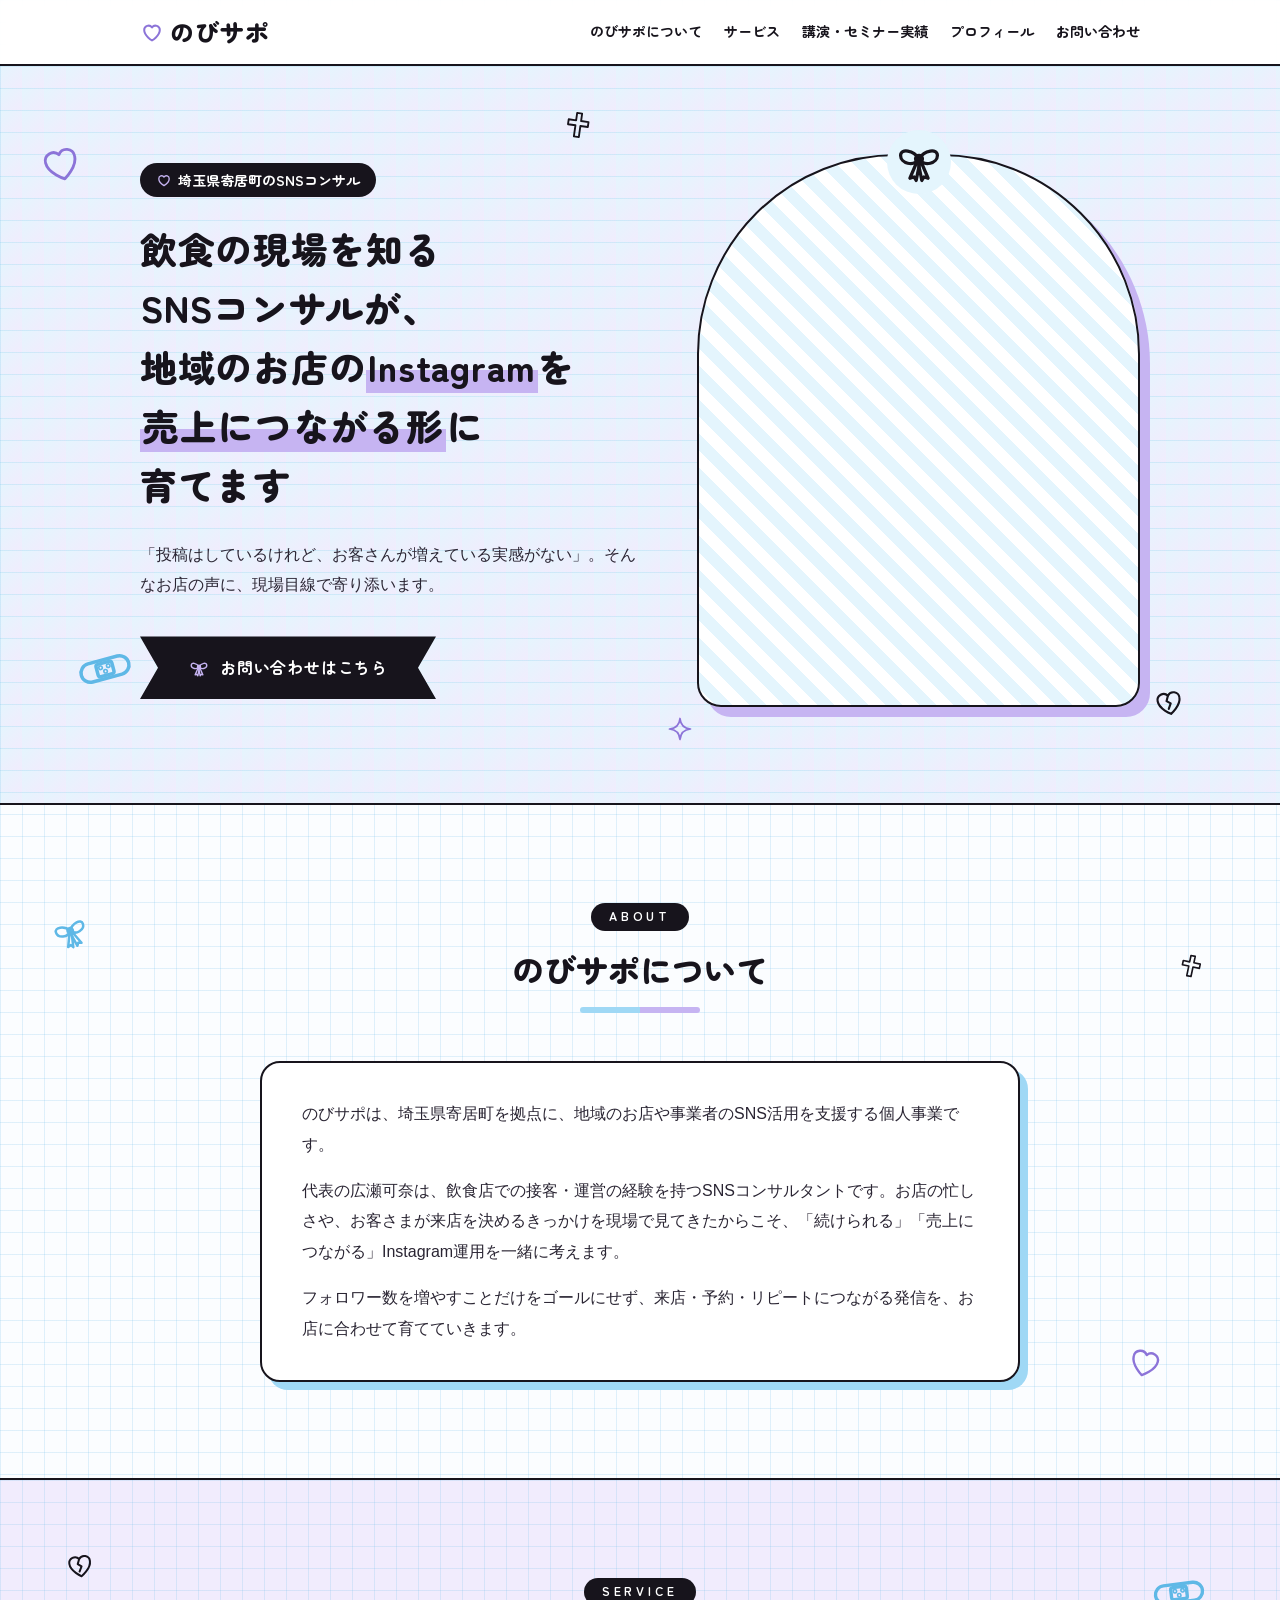
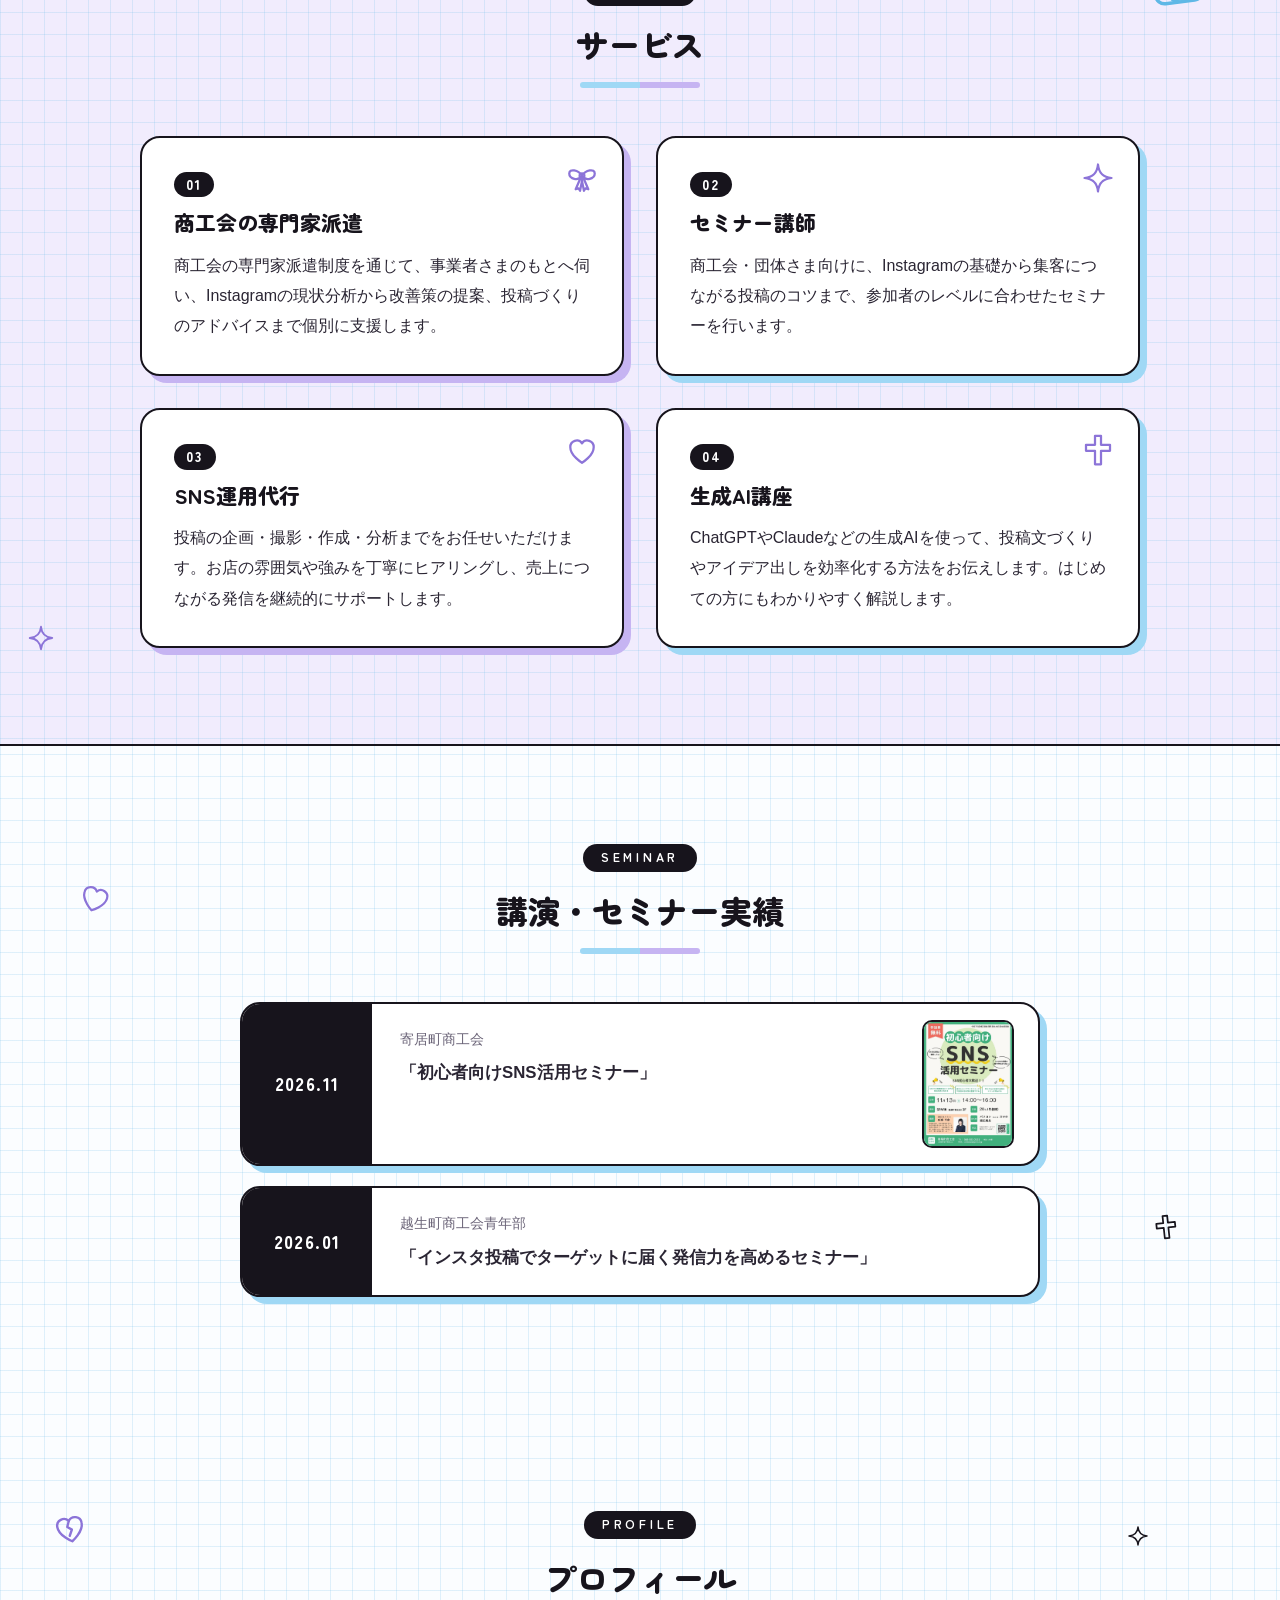
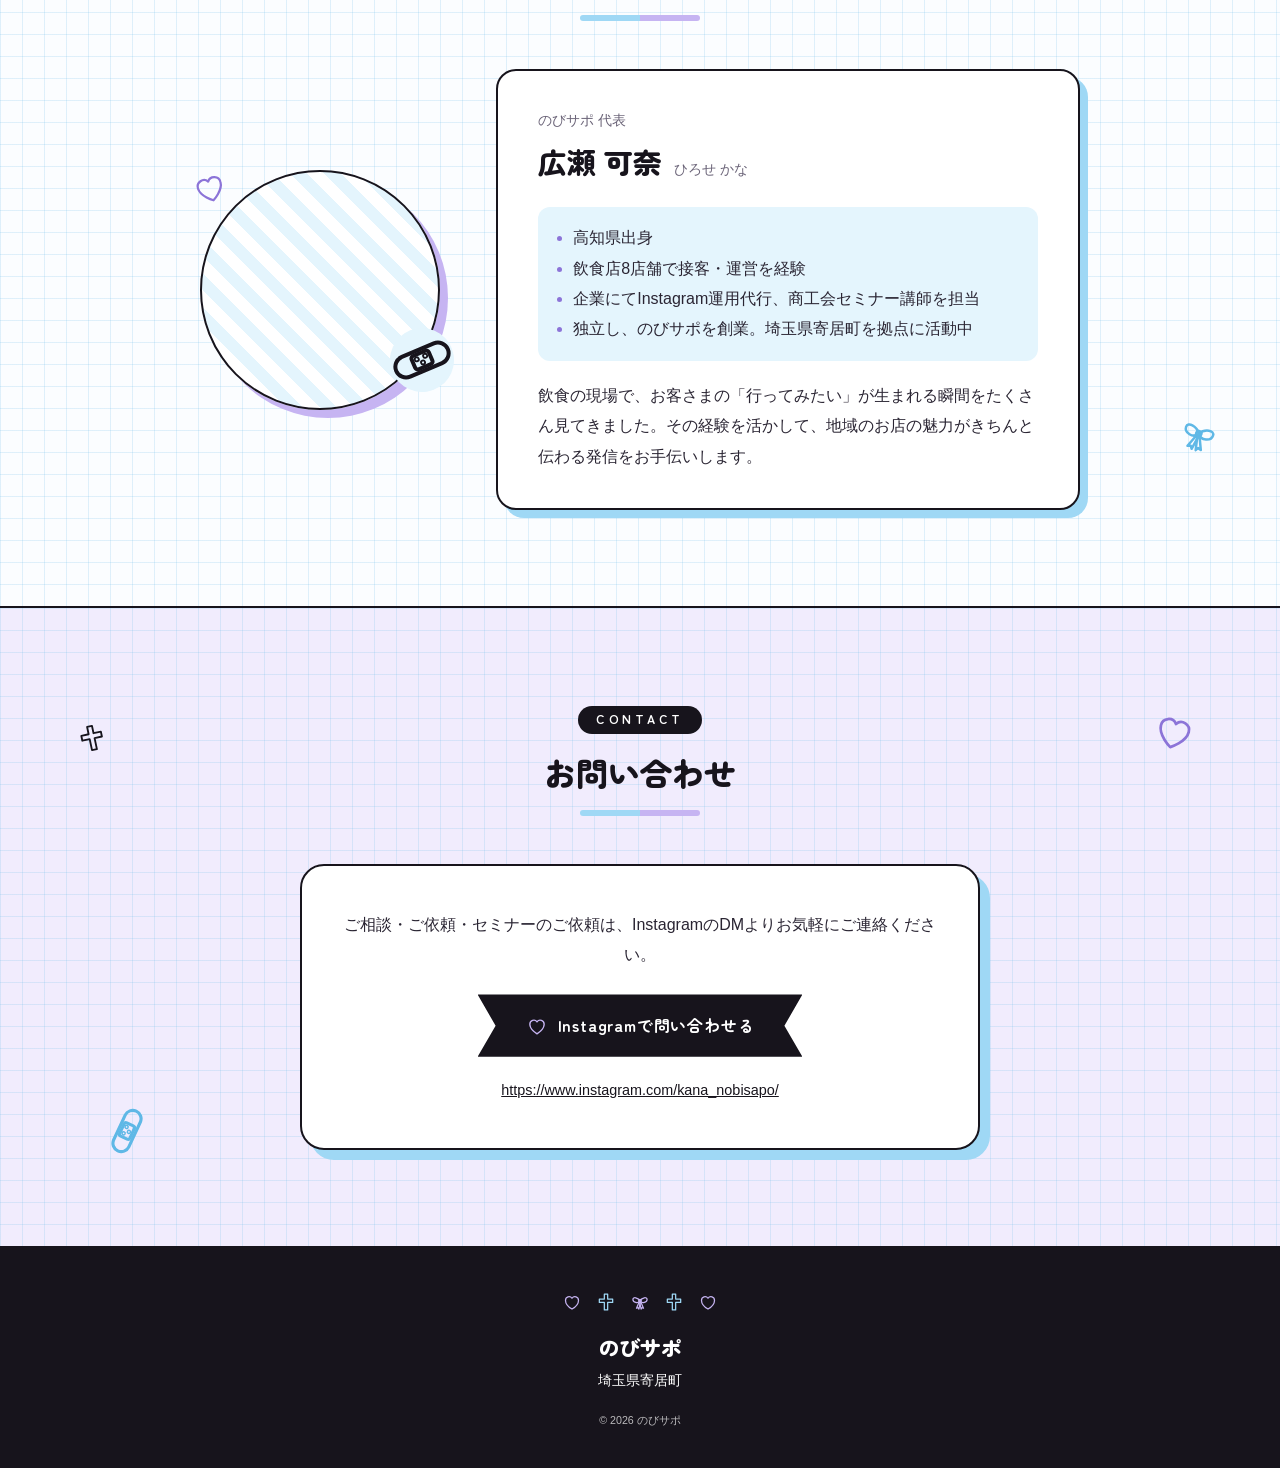
<file: index.html>
<!DOCTYPE html>
<html lang="ja">
<head>
  <meta charset="UTF-8">
  <meta name="viewport" content="width=device-width, initial-scale=1.0">
  <title>のびサポ｜飲食の現場を知るSNSコンサル（埼玉県寄居町）</title>
  <meta name="description" content="のびサポは、埼玉県寄居町を拠点に活動するSNSコンサルです。飲食の現場経験を活かし、地域のお店のInstagramを売上につながる形に育てます。">
  <link rel="preconnect" href="https://fonts.googleapis.com">
  <link rel="preconnect" href="https://fonts.gstatic.com" crossorigin>
  <link href="https://fonts.googleapis.com/css2?family=Zen+Maru+Gothic:wght@500;700;900&display=swap" rel="stylesheet">
  <link rel="stylesheet" href="style.css">
</head>
<body>

  <!-- ===================== SVG装飾パーツ（線画） =====================
       ページ内で <svg><use href="#i-heart"/></svg> のように呼び出して使います。
       種類：i-heart（ハート）/ i-heart-broken（割れハート）/ i-ribbon（リボン）
             i-cross（十字）/ i-bandage（絆創膏）/ i-sparkle（キラキラ）
  ================================================================== -->
  <svg class="svg-sprite" xmlns="http://www.w3.org/2000/svg" aria-hidden="true">
    <symbol id="i-heart" viewBox="0 0 24 24">
      <path d="M12 20.5s-7.8-4.7-7.8-10.4A4.3 4.3 0 0 1 12 7.5a4.3 4.3 0 0 1 7.8 2.6c0 5.7-7.8 10.4-7.8 10.4z"/>
    </symbol>
    <symbol id="i-heart-broken" viewBox="0 0 24 24">
      <path d="M12 20.5s-7.8-4.7-7.8-10.4A4.3 4.3 0 0 1 12 7.5a4.3 4.3 0 0 1 7.8 2.6c0 5.7-7.8 10.4-7.8 10.4z"/>
      <path d="M12 7.5l-1.6 3.6 2.6 2.1-2 3.6"/>
    </symbol>
    <symbol id="i-ribbon" viewBox="0 0 24 24">
      <path d="M12 10.5C9.5 6.5 3.5 5.5 3.5 9s6 5.5 8.5 1.5z"/>
      <path d="M12 10.5c2.5-4 8.5-5 8.5-1.5s-6 5.5-8.5 1.5z"/>
      <circle cx="12" cy="10.5" r="1.6"/>
      <path d="M11 12l-3.2 7.5 1.9-.6 1 1.6L12.4 12"/>
      <path d="M13 12l3.2 7.5-1.9-.6-1 1.6L11.6 12"/>
    </symbol>
    <symbol id="i-cross" viewBox="0 0 24 24">
      <path d="M10 2.5h4v6h6v4h-6v9h-4v-9H4v-4h6z"/>
    </symbol>
    <symbol id="i-bandage" viewBox="0 0 24 24">
      <g transform="rotate(-35 12 12)">
        <rect x="1.5" y="8" width="21" height="8" rx="4"/>
        <rect x="8.5" y="9.3" width="7" height="5.4" rx="1"/>
        <circle cx="10.3" cy="11" r=".35"/>
        <circle cx="13.7" cy="11" r=".35"/>
        <circle cx="12" cy="13" r=".35"/>
      </g>
    </symbol>
    <symbol id="i-sparkle" viewBox="0 0 24 24">
      <path d="M12 3c.5 5.5 3 8.5 9 9-6 .5-8.5 3.5-9 9-.5-5.5-3-8.5-9-9 6-.5 8.5-3.5 9-9z"/>
    </symbol>
  </svg>

  <!-- ===================== ヘッダー ===================== -->
  <header class="site-header">
    <div class="container header-inner">
      <a href="#top" class="logo">
        <svg class="logo-icon" aria-hidden="true"><use href="#i-heart"/></svg>
        のびサポ
      </a>

      <!-- スマホ用メニュー（チェックボックスで開閉。JavaScript不使用） -->
      <input type="checkbox" id="nav-toggle" class="nav-toggle">
      <label for="nav-toggle" class="nav-toggle-label" aria-label="メニューを開く">
        <span></span>
      </label>

      <nav class="site-nav">
        <ul>
          <li><a href="#about">のびサポについて</a></li>
          <li><a href="#service">サービス</a></li>
          <li><a href="#seminar">講演・セミナー実績</a></li>
          <!-- 支援事例：公開時は非表示。戻すときは hidden を消してください -->
          <li hidden><a href="#case">支援事例</a></li>
          <li><a href="#profile">プロフィール</a></li>
          <li><a href="#contact">お問い合わせ</a></li>
        </ul>
      </nav>
    </div>
  </header>

  <main>

    <!-- ===================== 1. トップ ===================== -->
    <section id="top" class="hero">
      <!-- 装飾（--x 横位置 / --y 縦位置 / --s 大きさ / --r 傾き） -->
      <svg class="deco is-lav" style="--x:3%;--y:10%;--s:46px;--r:-14deg" aria-hidden="true"><use href="#i-heart"/></svg>
      <svg class="deco is-black" style="--x:44%;--y:6%;--s:30px;--r:8deg" aria-hidden="true"><use href="#i-cross"/></svg>
      <svg class="deco is-sky pc-deco" style="--x:6%;--y:78%;--s:56px;--r:20deg" aria-hidden="true"><use href="#i-bandage"/></svg>
      <svg class="deco is-black" style="--x:90%;--y:84%;--s:34px;--r:-10deg" aria-hidden="true"><use href="#i-heart-broken"/></svg>
      <svg class="deco is-lav pc-deco" style="--x:52%;--y:88%;--s:28px;--r:0deg" aria-hidden="true"><use href="#i-sparkle"/></svg>

      <div class="container hero-inner">
        <div class="hero-text">
          <p class="hero-label">
            <svg aria-hidden="true"><use href="#i-heart"/></svg>
            埼玉県寄居町のSNSコンサル
          </p>
          <h1 class="hero-title">
            飲食の現場を知る<br>SNSコンサルが、<br>
            地域のお店の<span class="mark">Instagram</span>を<br>
            <span class="mark">売上につながる形</span>に<br>育てます
          </h1>
          <p class="hero-lead">
            「投稿はしているけれど、お客さんが増えている実感がない」。そんなお店の声に、現場目線で寄り添います。
          </p>
          <a href="#contact" class="btn">
            <svg aria-hidden="true"><use href="#i-ribbon"/></svg>
            お問い合わせはこちら
          </a>
        </div>

        <!-- 【仮】メインビジュアル：画像を用意したら下の div を <img src="画像ファイル名" alt="" class="hero-visual"> に差し替えてください -->
        <div class="hero-visual placeholder">
          <svg class="hero-visual-deco" aria-hidden="true"><use href="#i-ribbon"/></svg>
        </div>
      </div>
    </section>

    <!-- ===================== 2. のびサポについて ===================== -->
    <section id="about" class="section">
      <svg class="deco is-sky" style="--x:4%;--y:16%;--s:40px;--r:-18deg" aria-hidden="true"><use href="#i-ribbon"/></svg>
      <svg class="deco is-black pc-deco" style="--x:92%;--y:22%;--s:26px;--r:12deg" aria-hidden="true"><use href="#i-cross"/></svg>
      <svg class="deco is-lav" style="--x:88%;--y:80%;--s:38px;--r:14deg" aria-hidden="true"><use href="#i-heart"/></svg>

      <div class="container">
        <div class="section-head">
          <p class="section-en">ABOUT</p>
          <h2 class="section-title">のびサポについて</h2>
        </div>
        <div class="about-body text-box">
          <p>
            のびサポは、埼玉県寄居町を拠点に、地域のお店や事業者のSNS活用を支援する個人事業です。
          </p>
          <p>
            代表の広瀬可奈は、飲食店での接客・運営の経験を持つSNSコンサルタントです。お店の忙しさや、お客さまが来店を決めるきっかけを現場で見てきたからこそ、「続けられる」「売上につながる」Instagram運用を一緒に考えます。
          </p>
          <p>
            フォロワー数を増やすことだけをゴールにせず、来店・予約・リピートにつながる発信を、お店に合わせて育てていきます。
          </p>
        </div>
      </div>
    </section>

    <!-- ===================== 3. サービス ===================== -->
    <section id="service" class="section section-alt">
      <svg class="deco is-black" style="--x:5%;--y:8%;--s:32px;--r:-8deg" aria-hidden="true"><use href="#i-heart-broken"/></svg>
      <svg class="deco is-sky pc-deco" style="--x:90%;--y:10%;--s:54px;--r:28deg" aria-hidden="true"><use href="#i-bandage"/></svg>
      <svg class="deco is-lav pc-deco" style="--x:2%;--y:86%;--s:30px;--r:0deg" aria-hidden="true"><use href="#i-sparkle"/></svg>

      <div class="container">
        <div class="section-head">
          <p class="section-en">SERVICE</p>
          <h2 class="section-title">サービス</h2>
        </div>
        <div class="card-grid">

          <article class="card">
            <svg class="card-icon" aria-hidden="true"><use href="#i-ribbon"/></svg>
            <p class="card-num">01</p>
            <h3 class="card-title">商工会の専門家派遣</h3>
            <p>商工会の専門家派遣制度を通じて、事業者さまのもとへ伺い、Instagramの現状分析から改善策の提案、投稿づくりのアドバイスまで個別に支援します。</p>
          </article>

          <article class="card">
            <svg class="card-icon" aria-hidden="true"><use href="#i-sparkle"/></svg>
            <p class="card-num">02</p>
            <h3 class="card-title">セミナー講師</h3>
            <p>商工会・団体さま向けに、Instagramの基礎から集客につながる投稿のコツまで、参加者のレベルに合わせたセミナーを行います。</p>
          </article>

          <article class="card">
            <svg class="card-icon" aria-hidden="true"><use href="#i-heart"/></svg>
            <p class="card-num">03</p>
            <h3 class="card-title">SNS運用代行</h3>
            <p>投稿の企画・撮影・作成・分析までをお任せいただけます。お店の雰囲気や強みを丁寧にヒアリングし、売上につながる発信を継続的にサポートします。</p>
          </article>

          <article class="card">
            <svg class="card-icon" aria-hidden="true"><use href="#i-cross"/></svg>
            <p class="card-num">04</p>
            <h3 class="card-title">生成AI講座</h3>
            <p>ChatGPTやClaudeなどの生成AIを使って、投稿文づくりやアイデア出しを効率化する方法をお伝えします。はじめての方にもわかりやすく解説します。</p>
          </article>

        </div>
      </div>
    </section>

    <!-- ===================== 4. 講演・セミナー実績 ===================== -->
    <section id="seminar" class="section">
      <svg class="deco is-lav" style="--x:6%;--y:20%;--s:36px;--r:16deg" aria-hidden="true"><use href="#i-heart"/></svg>
      <svg class="deco is-black" style="--x:90%;--y:70%;--s:28px;--r:-6deg" aria-hidden="true"><use href="#i-cross"/></svg>

      <div class="container">
        <div class="section-head">
          <p class="section-en">SEMINAR</p>
          <h2 class="section-title">講演・セミナー実績</h2>
        </div>

        <!-- 実績を追加するときは <li class="record-item">〜</li> をコピーして上に追加してください -->
        <ul class="record-list">
          <li class="record-item">
            <p class="record-date">2026.11</p>
            <div class="record-body">
              <p class="record-host">寄居町商工会</p>
              <p class="record-title">「初心者向けSNS活用セミナー」</p>
            </div>
            <!-- チラシ画像（クリックで原寸表示）。画像がない実績はこの <a> ごと不要です -->
            <a class="record-flyer" href="images/seminar-yorii-2026-11.jpg" target="_blank" rel="noopener">
              <img src="images/seminar-yorii-2026-11.jpg" alt="寄居町商工会「初心者向けSNS活用セミナー」のチラシ" width="905" height="1280" loading="lazy">
            </a>
          </li>
          <li class="record-item">
            <p class="record-date">2026.01</p>
            <div class="record-body">
              <p class="record-host">越生町商工会青年部</p>
              <p class="record-title">「インスタ投稿でターゲットに届く発信力を高めるセミナー」</p>
            </div>
          </li>
        </ul>
      </div>
    </section>

    <!-- ===================== 5. 支援事例 ===================== -->
    <!-- 内容がそろうまで非表示。戻すときは hidden を消し、メニューの「支援事例」の hidden も消してください -->
    <section id="case" class="section section-alt" hidden>
      <svg class="deco is-sky" style="--x:3%;--y:6%;--s:44px;--r:-24deg" aria-hidden="true"><use href="#i-bandage"/></svg>
      <svg class="deco is-lav pc-deco" style="--x:93%;--y:6%;--s:34px;--r:10deg" aria-hidden="true"><use href="#i-ribbon"/></svg>
      <svg class="deco is-black pc-deco" style="--x:50%;--y:95%;--s:26px;--r:0deg" aria-hidden="true"><use href="#i-heart"/></svg>

      <div class="container">
        <div class="section-head">
          <p class="section-en">CASE</p>
          <h2 class="section-title">支援事例</h2>
        </div>
        <p class="section-note">※ 掲載準備中のため、仮の内容を表示しています。</p>

        <div class="card-grid case-grid">

          <!-- 【仮】支援事例1 -->
          <article class="card case-card">
            <!-- 【仮】画像枠：<img src="画像ファイル名" alt="" class="case-image"> に差し替え -->
            <div class="case-image placeholder"><span class="placeholder-label">PHOTO</span></div>
            <p class="case-tag">飲食店（カフェ）</p>
            <h3 class="card-title">事例タイトルが入ります</h3>
            <dl class="case-detail">
              <dt>お悩み</dt>
              <dd>ここにご相談時のお悩みが入ります。</dd>
              <dt>支援内容</dt>
              <dd>ここに実施した支援の内容が入ります。</dd>
              <dt>成果</dt>
              <dd>ここに支援後の変化・成果が入ります。</dd>
            </dl>
          </article>

          <!-- 【仮】支援事例2 -->
          <article class="card case-card">
            <!-- 【仮】画像枠：<img src="画像ファイル名" alt="" class="case-image"> に差し替え -->
            <div class="case-image placeholder"><span class="placeholder-label">PHOTO</span></div>
            <p class="case-tag">飲食店（居酒屋）</p>
            <h3 class="card-title">事例タイトルが入ります</h3>
            <dl class="case-detail">
              <dt>お悩み</dt>
              <dd>ここにご相談時のお悩みが入ります。</dd>
              <dt>支援内容</dt>
              <dd>ここに実施した支援の内容が入ります。</dd>
              <dt>成果</dt>
              <dd>ここに支援後の変化・成果が入ります。</dd>
            </dl>
          </article>

          <!-- 【仮】支援事例3 -->
          <article class="card case-card">
            <!-- 【仮】画像枠：<img src="画像ファイル名" alt="" class="case-image"> に差し替え -->
            <div class="case-image placeholder"><span class="placeholder-label">PHOTO</span></div>
            <p class="case-tag">小売店</p>
            <h3 class="card-title">事例タイトルが入ります</h3>
            <dl class="case-detail">
              <dt>お悩み</dt>
              <dd>ここにご相談時のお悩みが入ります。</dd>
              <dt>支援内容</dt>
              <dd>ここに実施した支援の内容が入ります。</dd>
              <dt>成果</dt>
              <dd>ここに支援後の変化・成果が入ります。</dd>
            </dl>
          </article>

        </div>
      </div>
    </section>

    <!-- ===================== 6. プロフィール ===================== -->
    <section id="profile" class="section">
      <svg class="deco is-lav" style="--x:4%;--y:12%;--s:38px;--r:-10deg" aria-hidden="true"><use href="#i-heart-broken"/></svg>
      <svg class="deco is-sky pc-deco" style="--x:92%;--y:76%;--s:40px;--r:18deg" aria-hidden="true"><use href="#i-ribbon"/></svg>
      <svg class="deco is-black" style="--x:88%;--y:14%;--s:24px;--r:0deg" aria-hidden="true"><use href="#i-sparkle"/></svg>

      <div class="container">
        <div class="section-head">
          <p class="section-en">PROFILE</p>
          <h2 class="section-title">プロフィール</h2>
        </div>
        <div class="profile">
          <div class="profile-photo-wrap">
            <!-- 【仮】写真：画像を用意したら下の div を <img src="画像ファイル名" alt="広瀬可奈" class="profile-photo"> に差し替えてください -->
            <div class="profile-photo placeholder"></div>
            <svg class="profile-bandage" aria-hidden="true"><use href="#i-bandage"/></svg>
            <svg class="profile-heart" aria-hidden="true"><use href="#i-heart"/></svg>
          </div>

          <div class="profile-body text-box">
            <p class="profile-role">のびサポ 代表</p>
            <p class="profile-name">広瀬 可奈<span class="profile-name-kana">ひろせ かな</span></p>

            <ul class="profile-history">
              <li>高知県出身</li>
              <li>飲食店8店舗で接客・運営を経験</li>
              <li>企業にてInstagram運用代行、商工会セミナー講師を担当</li>
              <li>独立し、のびサポを創業。埼玉県寄居町を拠点に活動中</li>
            </ul>

            <p class="profile-message">
              飲食の現場で、お客さまの「行ってみたい」が生まれる瞬間をたくさん見てきました。その経験を活かして、地域のお店の魅力がきちんと伝わる発信をお手伝いします。
            </p>
          </div>
        </div>
      </div>
    </section>

    <!-- ===================== 7. お問い合わせ ===================== -->
    <section id="contact" class="section section-alt">
      <svg class="deco is-black" style="--x:6%;--y:18%;--s:30px;--r:-12deg" aria-hidden="true"><use href="#i-cross"/></svg>
      <svg class="deco is-lav" style="--x:90%;--y:16%;--s:44px;--r:14deg" aria-hidden="true"><use href="#i-heart"/></svg>
      <svg class="deco is-sky pc-deco" style="--x:8%;--y:78%;--s:50px;--r:-30deg" aria-hidden="true"><use href="#i-bandage"/></svg>

      <div class="container">
        <div class="section-head">
          <p class="section-en">CONTACT</p>
          <h2 class="section-title">お問い合わせ</h2>
        </div>
        <div class="contact-box">
          <p>
            ご相談・ご依頼・セミナーのご依頼は、InstagramのDMよりお気軽にご連絡ください。
          </p>
          <a href="https://www.instagram.com/kana_nobisapo/" class="btn" target="_blank" rel="noopener noreferrer">
            <svg aria-hidden="true"><use href="#i-heart"/></svg>
            Instagramで問い合わせる
          </a>
          <p class="contact-url">
            <a href="https://www.instagram.com/kana_nobisapo/" target="_blank" rel="noopener noreferrer">https://www.instagram.com/kana_nobisapo/</a>
          </p>
        </div>
      </div>
    </section>

  </main>

  <!-- ===================== フッター ===================== -->
  <footer class="site-footer">
    <div class="container">
      <p class="footer-deco" aria-hidden="true">
        <svg><use href="#i-heart"/></svg>
        <svg><use href="#i-cross"/></svg>
        <svg><use href="#i-ribbon"/></svg>
        <svg><use href="#i-cross"/></svg>
        <svg><use href="#i-heart"/></svg>
      </p>
      <p class="footer-name">のびサポ</p>
      <p class="footer-area">埼玉県寄居町</p>
      <p class="copyright"><small>&copy; 2026 のびサポ</small></p>
    </div>
  </footer>

</body>
</html>
</file>
<file: style.css>
/* ==========================================================
   のびサポ スタイルシート（地雷系・病みかわいい世界観）
   ※ 色・フォントは下の :root の変数を変えるだけで全体に反映されます
   ========================================================== */

:root {
  --sky: #9fd8f5;            /* 水色 */
  --sky-light: #e4f5fd;      /* 薄い水色 */
  --lav: #c6b4f2;            /* ラベンダー */
  --lav-light: #f1ecfd;      /* 薄いラベンダー */
  --lav-deep: #8c74d8;       /* 濃いラベンダー（装飾用） */
  --white: #ffffff;
  --black: #17141c;          /* アクセントの黒 */
  --text: #2a2533;           /* 本文の文字色 */
  --text-sub: #6b6478;       /* 補足の文字色 */

  /* 背景の方眼模様 */
  --grid-color: rgba(120, 195, 235, 0.22);
  --grid: linear-gradient(var(--grid-color) 1px, transparent 1px),
          linear-gradient(90deg, var(--grid-color) 1px, transparent 1px);
  --grid-size: 22px 22px;

  --font-round: "Zen Maru Gothic", "Hiragino Maru Gothic ProN", sans-serif;  /* 見出し用 */
  --font-base: "Hiragino Kaku Gothic ProN", "Hiragino Sans", "Noto Sans JP", Meiryo, sans-serif;  /* 本文用 */

  --container-width: 1040px;
  --header-height: 64px;
}

/* ---------- 基本設定 ---------- */
*,
*::before,
*::after {
  box-sizing: border-box;
}

html {
  scroll-behavior: smooth;
  scroll-padding-top: var(--header-height);
}

body {
  margin: 0;
  font-family: var(--font-base);
  font-size: 16px;
  line-height: 1.9;
  color: var(--text);
  background-color: #fbfdff;
  background-image: var(--grid);
  background-size: var(--grid-size);
}

img {
  max-width: 100%;
  height: auto;
  display: block;
}

a {
  color: var(--black);
}

h1, h2, h3, p, ul, dl {
  margin-top: 0;
}

.container {
  position: relative;
  z-index: 1;
  width: 100%;
  max-width: var(--container-width);
  margin: 0 auto;
  padding: 0 20px;
}

/* SVGパーツ置き場（画面には表示しない） */
.svg-sprite {
  position: absolute;
  width: 0;
  height: 0;
  overflow: hidden;
}

/* 線画SVG共通 */
svg {
  fill: none;
  stroke: currentColor;
  stroke-width: 1.5;
  stroke-linecap: round;
  stroke-linejoin: round;
}

/* ---------- 散りばめ装飾 ---------- */
.deco {
  position: absolute;
  left: var(--x);
  top: var(--y);
  z-index: 0;
  width: var(--s);
  height: var(--s);
  transform: rotate(var(--r, 0deg));
  pointer-events: none;
  animation: float 5s ease-in-out infinite;
}

.deco:nth-of-type(2n) { animation-delay: -1.5s; }
.deco:nth-of-type(3n) { animation-delay: -3s; }

.is-sky   { color: #5fb8e6; }
.is-lav   { color: var(--lav-deep); }
.is-black { color: var(--black); }

@keyframes float {
  50% { translate: 0 -8px; }
}

@media (prefers-reduced-motion: reduce) {
  .deco { animation: none; }
  html { scroll-behavior: auto; }
}

/* ---------- ボタン（リボン型） ---------- */
.btn {
  display: inline-flex;
  align-items: center;
  gap: 10px;
  padding: 16px 48px;
  background: var(--black);
  color: var(--white);
  font-family: var(--font-round);
  font-weight: 700;
  letter-spacing: 0.05em;
  text-decoration: none;
  /* 両端に切り込みを入れたリボンの形 */
  clip-path: polygon(0 0, 100% 0, calc(100% - 18px) 50%, 100% 100%, 0 100%, 18px 50%);
  transition: background 0.2s, color 0.2s;
}

.btn svg {
  width: 22px;
  height: 22px;
  flex-shrink: 0;
  color: var(--lav);
}

.btn:hover,
.btn:focus-visible {
  background: var(--lav);
  color: var(--black);
  outline: none;
}

.btn:hover svg,
.btn:focus-visible svg {
  color: var(--black);
}

/* ---------- ヘッダー ---------- */
.site-header {
  position: sticky;
  top: 0;
  z-index: 100;
  background: rgba(255, 255, 255, 0.92);
  border-bottom: 2px solid var(--black);
  backdrop-filter: blur(6px);
}

.header-inner {
  display: flex;
  align-items: center;
  justify-content: space-between;
  height: var(--header-height);
}

.logo {
  display: inline-flex;
  align-items: center;
  gap: 6px;
  font-family: var(--font-round);
  font-size: 1.5rem;
  font-weight: 900;
  color: var(--black);
  text-decoration: none;
  letter-spacing: 0.04em;
}

.logo-icon {
  width: 24px;
  height: 24px;
  color: var(--lav-deep);
  stroke-width: 2;
}

.site-nav ul {
  display: flex;
  gap: 22px;
  margin: 0;
  padding: 0;
  list-style: none;
}

.site-nav a {
  font-family: var(--font-round);
  font-weight: 700;
  font-size: 0.88rem;
  color: var(--black);
  text-decoration: none;
  background: linear-gradient(transparent 62%, var(--sky) 62%) no-repeat left / 0 100%;
  transition: background-size 0.2s;
}

.site-nav a:hover {
  background-size: 100% 100%;
}

/* スマホ用メニューボタン（PCでは非表示） */
.nav-toggle,
.nav-toggle-label {
  display: none;
}

/* ---------- セクション共通 ---------- */
.section,
.hero {
  position: relative;
  overflow: hidden;
}

.section {
  padding: 96px 0;
}

.section-alt {
  background-color: var(--lav-light);
  background-image: var(--grid);
  background-size: var(--grid-size);
  border-top: 2px solid var(--black);
  border-bottom: 2px solid var(--black);
}

.section-head {
  margin-bottom: 48px;
  text-align: center;
}

.section-en {
  display: inline-block;
  margin-bottom: 14px;
  padding: 2px 18px;
  background: var(--black);
  color: var(--white);
  font-family: var(--font-round);
  font-size: 0.78rem;
  font-weight: 700;
  letter-spacing: 0.3em;
  border-radius: 999px;
}

.section-title {
  margin: 0;
  font-family: var(--font-round);
  font-size: 2rem;
  font-weight: 900;
  line-height: 1.5;
  color: var(--black);
}

.section-title::after {
  content: "";
  display: block;
  width: 120px;
  height: 6px;
  margin: 14px auto 0;
  border-radius: 3px;
  background: linear-gradient(90deg, var(--sky) 50%, var(--lav) 50%);
}

.section-note {
  margin-top: -24px;
  margin-bottom: 32px;
  font-size: 0.85rem;
  color: var(--text-sub);
  text-align: center;
}

/* 読みやすさ用の白い文字ボックス */
.text-box {
  background: var(--white);
  border: 2px solid var(--black);
  border-radius: 20px;
  padding: 36px 40px;
  box-shadow: 8px 8px 0 var(--sky);
}

.text-box p:last-child {
  margin-bottom: 0;
}

/* ---------- 画像差し替え用の枠 ---------- */
.placeholder {
  display: flex;
  align-items: center;
  justify-content: center;
  border: 2px dashed var(--lav-deep);
  background: repeating-linear-gradient(
    45deg,
    var(--white) 0 12px,
    var(--sky-light) 12px 24px
  );
}

.placeholder-label {
  padding: 4px 14px;
  background: var(--white);
  border: 2px solid var(--black);
  border-radius: 999px;
  font-family: var(--font-round);
  font-size: 0.8rem;
  font-weight: 700;
  letter-spacing: 0.15em;
  line-height: 1.5;
  text-align: center;
  color: var(--black);
}

/* ---------- 1. トップ ---------- */
.hero {
  padding: 88px 0 96px;
  background-color: var(--sky-light);
  background-image: var(--grid),
                    linear-gradient(135deg, var(--sky-light) 0%, var(--lav-light) 100%);
  background-size: var(--grid-size), 100% 100%;
  border-bottom: 2px solid var(--black);
}

.hero-inner {
  display: grid;
  grid-template-columns: 1.15fr 1fr;
  gap: 48px;
  align-items: center;
}

.hero-label {
  display: inline-flex;
  align-items: center;
  gap: 6px;
  margin-bottom: 22px;
  padding: 4px 16px;
  background: var(--black);
  color: var(--white);
  font-family: var(--font-round);
  font-size: 0.88rem;
  font-weight: 700;
  border-radius: 999px;
}

.hero-label svg {
  width: 16px;
  height: 16px;
  color: var(--lav);
  stroke-width: 2;
}

.hero-title {
  margin-bottom: 26px;
  font-family: var(--font-round);
  font-size: 2.3rem;
  font-weight: 900;
  line-height: 1.6;
  color: var(--black);
  letter-spacing: 0.02em;
}

.mark {
  background: linear-gradient(transparent 58%, var(--lav) 58%);
  padding: 0 2px;
}

.hero-lead {
  max-width: 520px;
  margin-bottom: 36px;
  font-weight: 500;
}

.hero-visual {
  position: relative;
  width: 100%;
  aspect-ratio: 4 / 5;
  border-radius: 200px 200px 24px 24px;  /* 上が丸いアーチ型 */
  border: 2px solid var(--black);
  box-shadow: 10px 10px 0 var(--lav);
  object-fit: cover;
}

.hero-visual.placeholder {
  border-style: solid;
  border-color: var(--black);
}

.hero-visual-deco {
  position: absolute;
  top: -26px;
  left: 50%;
  width: 64px;
  height: 64px;
  transform: translateX(-50%);
  color: var(--black);
  background: var(--sky-light);
  border-radius: 50%;
  padding: 6px;
}

/* ---------- 2. のびサポについて ---------- */
.about-body {
  max-width: 760px;
  margin: 0 auto;
}

/* ---------- カード（サービス・支援事例共通） ---------- */
.card-grid {
  display: grid;
  grid-template-columns: repeat(2, 1fr);
  gap: 32px;
}

.card {
  position: relative;
  padding: 32px;
  background: var(--white);
  border: 2px solid var(--black);
  border-radius: 20px;
  box-shadow: 7px 7px 0 var(--lav);
}

.card:nth-child(even) {
  box-shadow: 7px 7px 0 var(--sky);
}

.card-icon {
  position: absolute;
  top: 22px;
  right: 22px;
  width: 36px;
  height: 36px;
  color: var(--lav-deep);
}

.card-num {
  display: inline-block;
  margin-bottom: 10px;
  font-family: var(--font-round);
  font-size: 0.85rem;
  font-weight: 900;
  letter-spacing: 0.15em;
  color: var(--white);
  background: var(--black);
  padding: 0 12px;
  border-radius: 999px;
}

.card-title {
  margin-bottom: 12px;
  font-family: var(--font-round);
  font-size: 1.3rem;
  font-weight: 900;
  line-height: 1.5;
  color: var(--black);
}

.card p:last-child {
  margin-bottom: 0;
}

/* ---------- 4. 講演・セミナー実績 ---------- */
.record-list {
  max-width: 800px;
  margin: 0 auto;
  padding: 0;
  list-style: none;
}

.record-item {
  display: flex;
  align-items: stretch;
  margin-bottom: 20px;
  background: var(--white);
  border: 2px solid var(--black);
  border-radius: 20px;
  box-shadow: 7px 7px 0 var(--sky);
  overflow: hidden;
}

.record-date {
  display: flex;
  align-items: center;
  justify-content: center;
  flex-shrink: 0;
  width: 130px;
  margin: 0;
  background: var(--black);
  color: var(--white);
  font-family: var(--font-round);
  font-weight: 900;
  font-size: 1.1rem;
  letter-spacing: 0.08em;
}

.record-body {
  flex: 1;
  padding: 22px 28px;
}

/* 実績のチラシ画像（サムネイル） */
.record-flyer {
  flex-shrink: 0;
  align-self: center;
  width: 92px;
  margin: 16px 24px 16px 0;
  border: 2px solid var(--black);
  border-radius: 10px;
  overflow: hidden;
  line-height: 0;
  transition: transform 0.2s ease;
}

.record-flyer img {
  display: block;
  width: 100%;
  height: auto;
}

.record-flyer:hover {
  transform: rotate(-2deg) scale(1.04);
}

.record-flyer:focus-visible {
  outline: 3px solid var(--lav-deep);
  outline-offset: 3px;
}

.record-host {
  margin-bottom: 4px;
  font-size: 0.9rem;
  color: var(--text-sub);
}

.record-title {
  margin: 0;
  font-weight: bold;
  font-size: 1.05rem;
}

/* ---------- 5. 支援事例 ---------- */
.case-grid {
  grid-template-columns: repeat(3, 1fr);
}

.case-card {
  padding: 20px 22px 26px;
}

.case-image {
  width: 100%;
  aspect-ratio: 16 / 10;
  margin-bottom: 18px;
  border-radius: 12px;
  object-fit: cover;
}

.case-tag {
  display: inline-block;
  margin-bottom: 10px;
  padding: 0 12px;
  font-size: 0.8rem;
  font-weight: bold;
  color: var(--black);
  background: var(--sky-light);
  border: 1.5px solid var(--black);
  border-radius: 999px;
}

.case-card .card-title {
  font-size: 1.15rem;
}

.case-detail {
  margin: 0;
}

.case-detail dt {
  display: inline-block;
  margin-bottom: 2px;
  padding: 0 8px;
  font-weight: bold;
  font-size: 0.8rem;
  background: var(--lav-light);
  border-radius: 4px;
}

.case-detail dd {
  margin: 0 0 12px;
  font-size: 0.95rem;
}

.case-detail dd:last-child {
  margin-bottom: 0;
}

/* ---------- 6. プロフィール ---------- */
.profile {
  display: flex;
  gap: 56px;
  align-items: center;
  max-width: 880px;
  margin: 0 auto;
}

.profile-photo-wrap {
  position: relative;
  flex-shrink: 0;
}

.profile-photo {
  width: 240px;
  height: 240px;
  border-radius: 50%;
  border: 2px solid var(--black);
  box-shadow: 8px 8px 0 var(--lav);
  object-fit: cover;
}

.profile-photo.placeholder {
  border-style: solid;
  border-color: var(--black);
}

.profile-bandage {
  position: absolute;
  right: -14px;
  bottom: 18px;
  width: 64px;
  height: 64px;
  color: var(--black);
  background: var(--sky-light);
  border-radius: 50%;
  transform: rotate(12deg);
}

.profile-heart {
  position: absolute;
  top: 0;
  left: -8px;
  width: 36px;
  height: 36px;
  color: var(--lav-deep);
  transform: rotate(-16deg);
}

.profile-body {
  flex: 1;
}

.profile-role {
  margin-bottom: 0;
  font-size: 0.9rem;
  color: var(--text-sub);
}

.profile-name {
  margin-bottom: 18px;
  font-family: var(--font-round);
  font-size: 1.8rem;
  font-weight: 900;
  color: var(--black);
}

.profile-name-kana {
  margin-left: 12px;
  font-family: var(--font-base);
  font-size: 0.85rem;
  font-weight: normal;
  color: var(--text-sub);
}

.profile-history {
  margin-bottom: 20px;
  padding: 16px 20px 16px 2.2em;
  background: var(--sky-light);
  border-radius: 12px;
}

.profile-history li::marker {
  color: var(--lav-deep);
}

/* ---------- 7. お問い合わせ ---------- */
.contact-box {
  max-width: 680px;
  margin: 0 auto;
  padding: 44px 32px;
  text-align: center;
  background: var(--white);
  border: 2px solid var(--black);
  border-radius: 24px;
  box-shadow: 10px 10px 0 var(--sky);
}

.contact-box .btn {
  margin: 8px 0 20px;
}

.contact-url {
  margin: 0;
  font-size: 0.9rem;
  word-break: break-all;
}

/* ---------- フッター ---------- */
.site-footer {
  padding: 44px 0 36px;
  background: var(--black);
  color: var(--white);
  text-align: center;
}

.site-footer p {
  margin: 0;
}

.footer-deco {
  display: flex;
  justify-content: center;
  gap: 14px;
  margin-bottom: 16px !important;
}

.footer-deco svg {
  width: 20px;
  height: 20px;
}

.footer-deco svg:nth-child(odd) { color: var(--lav); }
.footer-deco svg:nth-child(even) { color: var(--sky); }

.footer-name {
  font-family: var(--font-round);
  font-size: 1.3rem;
  font-weight: 900;
}

.footer-area {
  font-size: 0.85rem;
  margin-bottom: 14px !important;
}

.copyright {
  font-size: 0.8rem;
  opacity: 0.7;
}

/* ==========================================================
   タブレット（960px以下）
   ========================================================== */
@media (max-width: 960px) {
  .case-grid {
    grid-template-columns: 1fr;
    max-width: 560px;
    margin: 0 auto;
  }

  .hero-title {
    font-size: 1.9rem;
  }
}

/* ==========================================================
   スマホ（768px以下）
   ========================================================== */
@media (max-width: 768px) {
  /* 装飾は小さめに、一部は非表示にしてすっきり */
  .deco {
    width: calc(var(--s) * 0.7);
    height: calc(var(--s) * 0.7);
  }

  .pc-deco {
    display: none;
  }

  /* メニューボタン（三本線） */
  .nav-toggle-label {
    display: block;
    position: relative;
    width: 36px;
    height: 36px;
    cursor: pointer;
    border: 2px solid var(--black);
    border-radius: 50%;
  }

  .nav-toggle-label span,
  .nav-toggle-label span::before,
  .nav-toggle-label span::after {
    content: "";
    position: absolute;
    width: 16px;
    height: 2px;
    background: var(--black);
  }

  .nav-toggle-label span {
    top: 15px;
    left: 8px;
  }

  .nav-toggle-label span::before {
    top: -5px;
    left: 0;
  }

  .nav-toggle-label span::after {
    top: 5px;
    left: 0;
  }

  /* メニュー本体：ボタンを押すと開く */
  .site-nav {
    display: none;
    position: absolute;
    top: var(--header-height);
    left: 0;
    width: 100%;
    background: var(--white);
    border-bottom: 2px solid var(--black);
  }

  .nav-toggle:checked ~ .site-nav {
    display: block;
  }

  .site-nav ul {
    flex-direction: column;
    gap: 0;
  }

  .site-nav a {
    display: block;
    padding: 14px 20px;
    border-top: 1px dashed var(--lav);
    font-size: 1rem;
    background: none;
  }

  .site-nav a:hover {
    background: var(--sky-light);
  }

  .section {
    padding: 64px 0;
  }

  .section-head {
    margin-bottom: 36px;
  }

  .section-title {
    font-size: 1.55rem;
  }

  .text-box {
    padding: 24px 22px;
    box-shadow: 6px 6px 0 var(--sky);
  }

  .hero {
    padding: 48px 0 64px;
  }

  .hero-inner {
    grid-template-columns: 1fr;
    gap: 48px;
  }

  .hero-title {
    font-size: 1.55rem;
  }

  .hero-visual {
    max-width: 320px;
    margin: 0 auto;
  }

  .btn {
    padding: 15px 40px;
  }

  .card-grid {
    grid-template-columns: 1fr;
    gap: 24px;
  }

  .card {
    padding: 26px 22px;
  }

  .record-item {
    flex-direction: column;
  }

  .record-date {
    width: 100%;
    padding: 6px 0;
  }

  .record-body {
    padding: 18px 20px;
  }

  .record-flyer {
    align-self: flex-start;
    width: 140px;
    margin: 0 20px 20px;
  }

  .profile {
    flex-direction: column;
    gap: 32px;
  }

  .profile-photo {
    width: 200px;
    height: 200px;
  }

  .profile-body {
    width: 100%;
  }

  .contact-box {
    padding: 32px 20px;
  }
}
</file>
